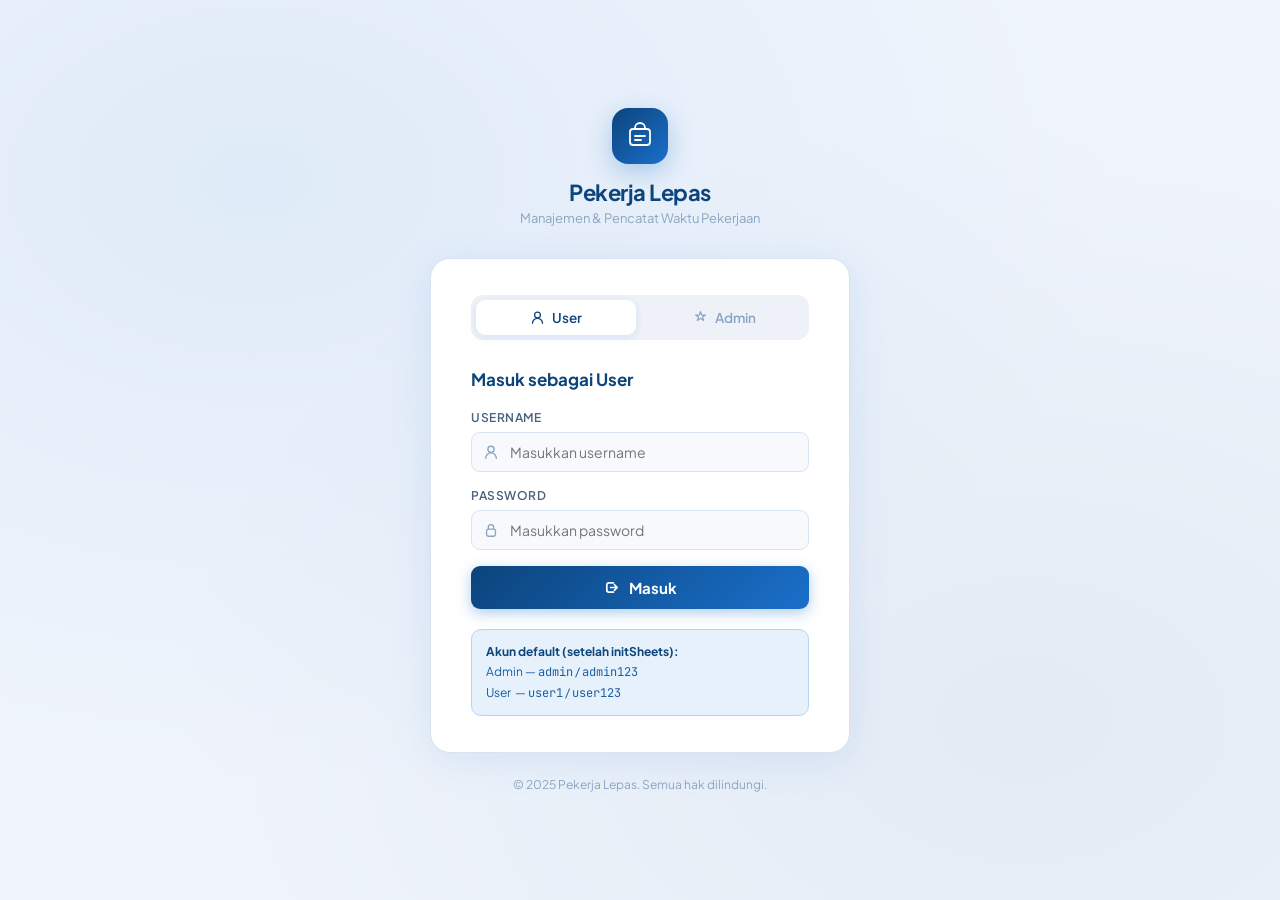
<file: admin.html>
<!DOCTYPE html>
<html lang="id">
<head>
  <meta charset="UTF-8">
  <meta name="viewport" content="width=device-width, initial-scale=1.0">
  <title>Admin — Pekerja Lepas</title>
  <link href="https://fonts.googleapis.com/css2?family=Plus+Jakarta+Sans:wght@400;500;600;700&family=JetBrains+Mono:wght@400;500&display=swap" rel="stylesheet">
  <link rel="stylesheet" href="style.css">
  <link rel="stylesheet" href="sidebar.css">
  <style>
    .app-header { background: linear-gradient(135deg,#0C3060 0%,#0C447C 60%,#1a6fca 100%); }
    .role-badge { display:inline-flex;align-items:center;gap:5px;font-size:11px;font-weight:600;padding:3px 9px;border-radius:99px; }
    .badge-admin { background:#FFF0D9;color:#A05A00; }
    .badge-user  { background:var(--blue-light);color:var(--blue-dark); }

    /* USER CARD — lebih compact */
    .user-grid { display:grid;grid-template-columns:repeat(auto-fill,minmax(220px,1fr));gap:10px;margin-bottom:1.5rem; }
    .user-card {
      background:var(--white);border:1px solid var(--gray-200);border-radius:var(--radius-md);
      padding:12px 14px;box-shadow:var(--shadow-sm);display:flex;align-items:center;gap:10px;
    }
    .user-avatar {
      width:34px;height:34px;border-radius:50%;flex-shrink:0;
      background:linear-gradient(135deg,var(--blue-dark),var(--blue));
      display:flex;align-items:center;justify-content:center;
      font-size:13px;font-weight:700;color:#fff;
    }
    .user-info { flex:1;min-width:0; }
    .user-name  { font-size:13px;font-weight:600;color:var(--gray-800);white-space:nowrap;overflow:hidden;text-overflow:ellipsis; }
    .user-uname { font-size:11px;color:var(--gray-400);font-family:var(--font-mono); }
    .user-actions { display:flex;gap:4px;flex-shrink:0; }

    /* MODAL */
    .modal-overlay { display:none;position:fixed;inset:0;background:rgba(0,0,0,0.35);z-index:200;align-items:center;justify-content:center;backdrop-filter:blur(3px); }
    .modal-overlay.show { display:flex; }
    .modal { background:var(--white);border-radius:var(--radius-xl);padding:24px 28px;width:100%;max-width:420px;box-shadow:0 16px 48px rgba(0,0,0,0.15);margin:16px; }
    .modal-title { font-size:15px;font-weight:700;color:var(--blue-dark);margin-bottom:16px;padding-bottom:12px;border-bottom:1px solid var(--gray-100); }
    .modal-footer { display:flex;gap:10px;margin-top:16px;justify-content:flex-end; }
    .btn-cancel { padding:8px 18px;background:var(--white);color:var(--gray-600);border:1px solid var(--gray-200);border-radius:var(--radius-sm);font-family:var(--font-body);font-size:13.5px;font-weight:600;cursor:pointer;transition:all 0.15s; }
    .btn-cancel:hover { border-color:var(--gray-400); }

    .header-right { display:flex;align-items:center;gap:12px;margin-left:auto; }
    .session-info { text-align:right; }
    .session-name { font-size:13px;font-weight:600;color:#fff; }
    .session-role { font-size:11px;color:rgba(255,255,255,0.6); }
    .btn-logout { padding:7px 14px;background:rgba(255,255,255,0.15);border:1px solid rgba(255,255,255,0.25);border-radius:var(--radius-sm);color:#fff;font-family:var(--font-body);font-size:12.5px;font-weight:600;cursor:pointer;transition:all 0.15s;display:flex;align-items:center;gap:6px; }
    .btn-logout svg { width:14px;height:14px; }
    .btn-logout:hover { background:rgba(255,255,255,0.25); }

    select { width:100%;padding:9px 12px 9px 38px;border:1px solid var(--gray-200);border-radius:9px;font-family:var(--font-body);font-size:14px;color:var(--gray-800);background:var(--gray-50);outline:none;appearance:none;cursor:pointer; }
    select:focus { border-color:var(--blue);background:var(--white);box-shadow:0 0 0 3px rgba(26,111,202,0.1); }

    /* LAPORAN ADMIN */
    .report-wrap { background:#fff;border:1px solid var(--gray-200);border-radius:var(--radius-xl);overflow:hidden;box-shadow:var(--shadow-md);margin-bottom:1.2rem; }
    .kop { background:linear-gradient(135deg,#0C447C 0%,#1a6fca 60%,#2a8ef0 100%);padding:20px 24px;display:flex;align-items:center;gap:16px; }
    .kop-logo-box { width:68px;height:68px;background:#fff;border-radius:var(--radius-md);display:flex;align-items:center;justify-content:center;cursor:pointer;overflow:hidden;flex-shrink:0;box-shadow:0 2px 8px rgba(0,0,0,0.15);transition:transform 0.15s; }
    .kop-logo-box:hover { transform:scale(1.05); }
    .kop-logo-box img { width:100%;height:100%;object-fit:contain; }
    .logo-placeholder { display:flex;flex-direction:column;align-items:center;gap:3px;padding:6px; }
    .logo-placeholder svg { width:24px;height:24px; }
    .logo-placeholder span { font-size:9px;color:#185FA5;text-align:center;line-height:1.3;font-weight:500; }
    .kop-info { flex:1; }
    .kop-name { font-size:18px;font-weight:700;color:#fff;margin-bottom:3px; }
    .kop-sub  { font-size:11.5px;color:rgba(255,255,255,0.7);line-height:1.5; }
    [contenteditable]:hover { outline:1.5px dashed rgba(255,255,255,0.4);border-radius:4px; }
    [contenteditable]:focus { outline:2px solid rgba(255,255,255,0.6);border-radius:4px;padding:2px 5px; }
    .report-body [contenteditable]:hover { outline:1.5px dashed var(--blue-border);border-radius:4px; }
    .report-body [contenteditable]:focus { outline:2px solid var(--blue);border-radius:4px;padding:2px 5px; }
    .kop-stripe { height:3px;background:linear-gradient(90deg,#B5D4F4,#E6F1FB,#B5D4F4); }
    .report-body { padding:20px 24px; }
    .report-meta { display:flex;justify-content:space-between;align-items:flex-start;margin-bottom:16px;gap:12px; }
    .report-title { font-size:16px;font-weight:700;color:var(--blue-dark);margin-bottom:3px; }
    .report-period { font-size:12px;color:var(--gray-400); }
    .report-no-wrap { text-align:right;flex-shrink:0; }
    .report-no-label { font-size:10px;color:var(--gray-400);text-transform:uppercase;margin-bottom:2px; }
    .report-no-val   { font-size:13px;font-weight:600;color:var(--blue-dark);font-family:var(--font-mono); }
    .rstat-grid { display:grid;grid-template-columns:repeat(3,1fr);gap:10px;margin-bottom:16px; }
    .rstat { background:var(--blue-light);border:1px solid var(--blue-border);border-radius:6px;padding:10px 12px; }
    .rstat-label { font-size:10px;color:var(--blue-text);font-weight:600;text-transform:uppercase;margin-bottom:3px; }
    .rstat-val   { font-size:16px;font-weight:700;color:var(--blue-dark);font-family:var(--font-mono); }
    .ttd-section { display:grid;grid-template-columns:1fr 1fr;gap:2rem;margin-top:12px;padding-top:16px;border-top:1px solid var(--gray-200); }
    .ttd-box  { text-align:center; }
    .ttd-label{ font-size:11px;color:var(--gray-400);margin-bottom:3px; }
    .ttd-city { font-size:12.5px;color:var(--gray-600);margin-bottom:10px; }
    .ttd-space{ height:60px;border-bottom:1px solid var(--gray-200);margin-bottom:8px; }
    .ttd-name { font-size:13px;font-weight:700;color:var(--gray-800); }
    .ttd-role { font-size:11px;color:var(--gray-400);margin-top:2px; }
    .edit-hint { display:flex;align-items:center;gap:8px;font-size:12.5px;color:var(--blue-text);background:var(--blue-light);border:1px solid var(--blue-border);border-radius:var(--radius-md);padding:10px 14px;margin-bottom:1rem; }
    .edit-hint svg { width:15px;height:15px;flex-shrink:0; }
    #logo-input { display:none; }
  </style>
</head>
<body>

<!-- OVERLAY MOBILE -->
<div id="sb-overlay" class="sb-overlay"></div>

<!-- SIDEBAR ADMIN -->
<aside id="sidebar" class="sidebar">
  <div class="sb-header">
    <div class="sb-logo">
      <svg viewBox="0 0 28 28" fill="none"><rect x="4" y="7" width="20" height="16" rx="3" stroke="white" stroke-width="1.8"/><path d="M9 7V6a5 5 0 0110 0v1" stroke="white" stroke-width="1.8" stroke-linecap="round"/><path d="M9 14h10M9 18h6" stroke="white" stroke-width="1.8" stroke-linecap="round"/></svg>
    </div>
    <div class="sb-brand">
      <div class="sb-brand-name">Pekerja Lepas</div>
      <div class="sb-brand-sub">Panel Admin</div>
    </div>

  </div>
  <div class="sb-user">
    <div class="sb-user-avatar" id="sb-avatar">A</div>
    <div class="sb-user-info">
      <div class="sb-user-name" id="sb-user-name">-</div>
      <div class="sb-user-role">Administrator</div>
    </div>
  </div>
  <nav class="sb-nav">
    <div class="sb-nav-section">Admin Menu</div>
    <button class="sb-nav-item active" id="nav-dashboard" onclick="showPage('dashboard')">
      <div class="sb-icon"><svg viewBox="0 0 18 18" fill="none"><rect x="2" y="2" width="6" height="6" rx="1.5" stroke="currentColor" stroke-width="1.5"/><rect x="10" y="2" width="6" height="6" rx="1.5" stroke="currentColor" stroke-width="1.5"/><rect x="2" y="10" width="6" height="6" rx="1.5" stroke="currentColor" stroke-width="1.5"/><rect x="10" y="10" width="6" height="6" rx="1.5" stroke="currentColor" stroke-width="1.5"/></svg></div>
      <span class="sb-nav-label">Dashboard</span>
      <span class="sb-tooltip">Dashboard</span>
    </button>
    <button class="sb-nav-item" id="nav-kelola-user" onclick="showPage('kelola-user')">
      <div class="sb-icon"><svg viewBox="0 0 18 18" fill="none"><circle cx="7" cy="6" r="3" stroke="currentColor" stroke-width="1.5"/><path d="M2 15c0-2.8 2.2-5 5-5" stroke="currentColor" stroke-width="1.5" stroke-linecap="round"/><path d="M13 10v6M10 13h6" stroke="currentColor" stroke-width="1.5" stroke-linecap="round"/></svg></div>
      <span class="sb-nav-label">Kelola User</span>
      <span class="sb-tooltip">Kelola User</span>
    </button>
    <button class="sb-nav-item" id="nav-semua-pekerjaan" onclick="showPage('semua-pekerjaan')">
      <div class="sb-icon"><svg viewBox="0 0 18 18" fill="none"><rect x="3" y="2" width="12" height="14" rx="2" stroke="currentColor" stroke-width="1.5"/><path d="M6 6h6M6 9h6M6 12h4" stroke="currentColor" stroke-width="1.5" stroke-linecap="round"/></svg></div>
      <span class="sb-nav-label">Semua Pekerjaan</span>
      <span class="sb-tooltip">Semua Pekerjaan</span>
    </button>
    <button class="sb-nav-item" id="nav-edit-laporan" onclick="showPage('edit-laporan')">
      <div class="sb-icon"><svg viewBox="0 0 18 18" fill="none"><path d="M3 14l8-8 3 3-8 8H3v-3z" stroke="currentColor" stroke-width="1.4" stroke-linejoin="round"/><path d="M11 6l3 3" stroke="currentColor" stroke-width="1.4"/></svg></div>
      <span class="sb-nav-label">Edit Laporan</span>
      <span class="sb-tooltip">Edit Laporan</span>
    </button>
  </nav>
  <div class="sb-bottom">
    <div class="sb-divider"></div>
    <button class="sb-logout" onclick="logout()">
      <div class="sb-icon"><svg viewBox="0 0 18 18" fill="none"><path d="M7 16H4a1 1 0 01-1-1V3a1 1 0 011-1h3" stroke="currentColor" stroke-width="1.5" stroke-linecap="round"/><path d="M12 13l4-4-4-4M16 9H7" stroke="currentColor" stroke-width="1.5" stroke-linecap="round" stroke-linejoin="round"/></svg></div>
      <span class="sb-nav-label">Keluar</span>
      <span class="sb-tooltip">Keluar</span>
    </button>
  </div>
</aside>

<!-- Toggle sidebar — mengambang di tengah garis sidebar -->
<button class="sb-toggle" id="sb-toggle" title="Perkecil/perlebar menu">
  <svg viewBox="0 0 16 16" fill="none"><path d="M10 3L6 8l4 5" stroke="currentColor" stroke-width="2" stroke-linecap="round" stroke-linejoin="round"/></svg>
</button>

<!-- MAIN -->
<div class="sb-main">
<header class="topbar">
  <button class="topbar-menu-btn" id="topbar-menu-btn">
    <svg viewBox="0 0 20 20" fill="none"><path d="M3 5h14M3 10h14M3 15h14" stroke="currentColor" stroke-width="1.8" stroke-linecap="round"/></svg>
  </button>
  <div class="topbar-page-title" id="topbar-page-title">Dashboard</div>
  <div class="topbar-right">
    <div class="topbar-user">
      <div class="topbar-avatar" id="topbar-avatar">A</div>
      <div>
        <div class="topbar-name" id="session-name">-</div>
        <div class="topbar-role">Administrator</div>
      </div>
    </div>
  </div>
</header>
<div class="content-wrapper">

<header class="app-header">
  <div class="header-inner">
    <div class="app-logo">
      <svg viewBox="0 0 28 28" fill="none"><rect x="4" y="7" width="20" height="16" rx="3" stroke="white" stroke-width="1.8"/><path d="M9 7V6a5 5 0 0110 0v1" stroke="white" stroke-width="1.8" stroke-linecap="round"/><path d="M9 14h10M9 18h6" stroke="white" stroke-width="1.8" stroke-linecap="round"/></svg>
    </div>
    <div class="header-text">
      <h1 class="app-title">Pekerja Lepas</h1>
      <p class="app-subtitle">Panel Administrator</p>
    </div>
    <div class="header-right">
      <div class="session-info">
        <div class="session-name" id="session-name">-</div>
        <div class="session-role">Administrator</div>
      </div>
      <button class="btn-logout" onclick="logout()">
        <svg viewBox="0 0 16 16" fill="none"><path d="M6 14H3a1 1 0 01-1-1V3a1 1 0 011-1h3" stroke="currentColor" stroke-width="1.5" stroke-linecap="round"/><path d="M10 11l3-3-3-3M13 8H6" stroke="currentColor" stroke-width="1.5" stroke-linecap="round" stroke-linejoin="round"/></svg>
        Keluar
      </button>
    </div>
  </div>
</header>

<nav class="main-nav">
  <div class="nav-inner">
    <button class="nav-btn active" onclick="showPage('dashboard')">
      <svg viewBox="0 0 18 18" fill="none"><rect x="2" y="2" width="6" height="6" rx="1.5" stroke="currentColor" stroke-width="1.5"/><rect x="10" y="2" width="6" height="6" rx="1.5" stroke="currentColor" stroke-width="1.5"/><rect x="2" y="10" width="6" height="6" rx="1.5" stroke="currentColor" stroke-width="1.5"/><rect x="10" y="10" width="6" height="6" rx="1.5" stroke="currentColor" stroke-width="1.5"/></svg>
      Dashboard
    </button>
    <button class="nav-btn" onclick="showPage('kelola-user')">
      <svg viewBox="0 0 18 18" fill="none"><circle cx="7" cy="6" r="3" stroke="currentColor" stroke-width="1.5"/><path d="M2 15c0-2.8 2.2-5 5-5" stroke="currentColor" stroke-width="1.5" stroke-linecap="round"/><path d="M13 10v6M10 13h6" stroke="currentColor" stroke-width="1.5" stroke-linecap="round"/></svg>
      Kelola User
    </button>
    <button class="nav-btn" onclick="showPage('semua-pekerjaan')">
      <svg viewBox="0 0 18 18" fill="none"><rect x="3" y="2" width="12" height="14" rx="2" stroke="currentColor" stroke-width="1.5"/><path d="M6 6h6M6 9h6M6 12h4" stroke="currentColor" stroke-width="1.5" stroke-linecap="round"/></svg>
      Semua Pekerjaan
    </button>
    <button class="nav-btn" onclick="showPage('edit-laporan')">
      <svg viewBox="0 0 18 18" fill="none"><rect x="3" y="2" width="12" height="14" rx="2" stroke="currentColor" stroke-width="1.5"/><path d="M11 2l3 3-6 6H5v-3l6-6z" stroke="currentColor" stroke-width="1.3" stroke-linejoin="round"/></svg>
      Edit Laporan
    </button>
  </div>
</nav>

<main class="main-content">

  <!-- DASHBOARD -->
  <section id="dashboard" class="page active">
    <div class="stat-grid" id="admin-stat-grid"></div>
    <div class="sec-title">Aktivitas Terbaru</div>
    <div class="table-card">
      <table>
        <thead><tr>
          <th style="width:25%">Nama Pekerjaan</th>
          <th style="width:15%">Kategori</th>
          <th style="width:15%">User</th>
          <th style="width:20%">Tanggal</th>
          <th style="width:15%">Durasi</th>
          <th style="width:10%">Status</th>
        </tr></thead>
        <tbody id="admin-recent-tbody"></tbody>
      </table>
    </div>
  </section>

  <!-- KELOLA USER -->
  <section id="kelola-user" class="page">
    <div style="display:flex;justify-content:space-between;align-items:center;margin-bottom:1rem">
      <div class="sec-title" style="padding:0;border:none;margin:0">Daftar User</div>
      <button class="btn-primary" onclick="openAddUser()" style="padding:7px 16px;font-size:13px">
        <svg viewBox="0 0 16 16" fill="none" style="width:13px;height:13px"><path d="M8 3v10M3 8h10" stroke="currentColor" stroke-width="2" stroke-linecap="round"/></svg>
        Tambah User
      </button>
    </div>
    <div class="user-grid" id="user-grid"></div>
  </section>

  <!-- SEMUA PEKERJAAN -->
  <section id="semua-pekerjaan" class="page">
    <div class="filter-row" id="admin-filter-row"></div>
    <div class="table-card">
      <table>
        <thead><tr>
          <th style="width:24%">Nama Pekerjaan</th>
          <th style="width:13%">Kategori</th>
          <th style="width:13%">User</th>
          <th style="width:20%">Tanggal</th>
          <th style="width:15%">Durasi</th>
          <th style="width:10%">Aksi</th>
        </tr></thead>
        <tbody id="all-jobs-tbody"></tbody>
      </table>
    </div>
  </section>

  <!-- EDIT LAPORAN (Admin only) -->
  <section id="edit-laporan" class="page">
    <div class="edit-hint">
      <svg viewBox="0 0 16 16" fill="none"><circle cx="8" cy="8" r="6" stroke="currentColor" stroke-width="1.5"/><path d="M8 7v4M8 5.5v.5" stroke="currentColor" stroke-width="1.5" stroke-linecap="round"/></svg>
      Klik teks/logo untuk mengedit. Perubahan disimpan otomatis ke <strong>localStorage</strong> dan diterapkan ke semua laporan user.
    </div>
    <input type="file" id="logo-input" accept="image/*">

    <div class="report-wrap" id="admin-report-preview">
      <div class="kop">
        <div class="kop-logo-box" onclick="document.getElementById('logo-input').click()" title="Klik ganti logo">
          <div id="logo-display">
            <div class="logo-placeholder">
              <svg viewBox="0 0 32 32" fill="none"><rect x="4" y="4" width="24" height="24" rx="4" stroke="#1a6fca" stroke-width="1.5" stroke-dasharray="4 3"/><path d="M10 22l5-6 4 5 3-3 4 4" stroke="#1a6fca" stroke-width="1.5" stroke-linecap="round" stroke-linejoin="round"/><circle cx="11" cy="12" r="2" stroke="#1a6fca" stroke-width="1.5"/></svg>
              <span>Klik ganti logo</span>
            </div>
          </div>
        </div>
        <div class="kop-info">
          <div class="kop-name" contenteditable="true" id="kop-nama">Nama Studio / Perusahaan</div>
          <div class="kop-sub"  contenteditable="true" id="kop-alamat">Jl. Contoh No. 1, Yogyakarta &nbsp;|&nbsp; 08xx-xxxx-xxxx &nbsp;|&nbsp; email@domain.com</div>
        </div>
      </div>
      <div class="kop-stripe"></div>
      <div class="report-body">
        <div class="report-meta">
          <div>
            <div class="report-title" contenteditable="true" id="kop-judul">Laporan Pekerjaan</div>
            <div class="report-period">Periode: ditentukan saat cetak</div>
          </div>
          <div class="report-no-wrap">
            <div class="report-no-label">No. Laporan</div>
            <div class="report-no-val">LAP/XXXX/XX/XXX</div>
          </div>
        </div>
        <div class="rstat-grid">
          <div class="rstat"><div class="rstat-label">Total Pekerjaan</div><div class="rstat-val">—</div></div>
          <div class="rstat"><div class="rstat-label">Total Durasi</div><div class="rstat-val">—</div></div>
          <div class="rstat"><div class="rstat-label">Hari Ini</div><div class="rstat-val">—</div></div>
        </div>
        <table style="margin-bottom:16px">
          <thead><tr>
            <th style="width:5%">No</th><th style="width:32%">Nama Pekerjaan</th><th style="width:15%">Kategori</th>
            <th style="width:22%">Tanggal</th><th style="width:14%">Durasi</th><th style="width:12%">Status</th>
          </tr></thead>
          <tbody><tr><td colspan="6" class="empty" style="padding:1rem">Data akan muncul saat laporan dicetak oleh user</td></tr></tbody>
        </table>
        <div class="ttd-section">
          <div class="ttd-box">
            <div class="ttd-label">Mengetahui,</div>
            <div class="ttd-city" contenteditable="true" id="kop-kota1">Yogyakarta, ___________</div>
            <div class="ttd-space"></div>
            <div class="ttd-name" contenteditable="true" id="kop-ttd1">Nama Klien / Atasan</div>
            <div class="ttd-role" contenteditable="true" id="kop-jabatan1">Jabatan</div>
          </div>
          <div class="ttd-box">
            <div class="ttd-label">Yang membuat laporan,</div>
            <div class="ttd-city" contenteditable="true" id="kop-kota2">Yogyakarta, ___________</div>
            <div class="ttd-space"></div>
            <div class="ttd-name" contenteditable="true" id="kop-ttd2">Nama Desainer</div>
            <div class="ttd-role" contenteditable="true" id="kop-jabatan2">Web &amp; Visual Designer</div>
          </div>
        </div>
      </div>
    </div>

    <button class="btn-primary btn-full" onclick="simpanKop()" style="margin-bottom:10px">
      <svg viewBox="0 0 16 16" fill="none" style="width:14px;height:14px"><path d="M13 5l-6 6-3-3" stroke="currentColor" stroke-width="2" stroke-linecap="round" stroke-linejoin="round"/></svg>
      Simpan Kop Surat
    </button>
  </section>

</div><!-- /content-wrapper -->
</div><!-- /sb-main -->

<!-- MODAL TAMBAH/EDIT USER -->
<div class="modal-overlay" id="modal-user">
  <div class="modal">
    <div class="modal-title" id="modal-user-title">Tambah User Baru</div>
    <div class="form-group">
      <label>Nama Lengkap</label>
      <input type="text" id="modal-nama" placeholder="Nama lengkap">
    </div>
    <div class="form-group">
      <label>Username</label>
      <input type="text" id="modal-username" placeholder="Username unik">
    </div>
    <div class="form-group">
      <label>Password</label>
      <input type="password" id="modal-password" placeholder="Password">
    </div>
    <div class="form-group">
      <label>Role</label>
      <select id="modal-role"><option value="user">User</option><option value="admin">Admin</option></select>
    </div>
    <div class="modal-footer">
      <button class="btn-cancel" onclick="closeModal('modal-user')">Batal</button>
      <button class="btn-primary" onclick="saveUser()" style="padding:8px 18px;font-size:13.5px">Simpan</button>
    </div>
  </div>
</div>

<!-- MODAL HAPUS USER -->
<div class="modal-overlay" id="modal-delete">
  <div class="modal">
    <div class="modal-title">Hapus User?</div>
    <p style="font-size:13.5px;color:var(--gray-600);line-height:1.6">User <strong id="delete-target-name"></strong> akan dihapus beserta semua data pekerjaannya.</p>
    <div class="modal-footer">
      <button class="btn-cancel" onclick="closeModal('modal-delete')">Batal</button>
      <button class="btn-primary" onclick="confirmDelete()" style="padding:8px 18px;font-size:13.5px;background:linear-gradient(135deg,#A32D2D,#C94040)">Ya, Hapus</button>
    </div>
  </div>
</div>

<script src="api.js"></script>
<script>
const session = JSON.parse(sessionStorage.getItem('pl_session') || 'null');
if (!session || session.role !== 'admin') window.location.href = 'login.html';
document.getElementById('session-name').textContent = session ? session.nama : '-';
(function(){
  if(!session) return;
  function initials(n){return n.split(' ').map(w=>w[0]).join('').slice(0,2).toUpperCase();}
  const av=initials(session.nama);
  ['sb-avatar','topbar-avatar'].forEach(id=>{const el=document.getElementById(id);if(el)el.textContent=av;});
  const snEl=document.getElementById('sb-user-name');if(snEl)snEl.textContent=session.nama;
  const tnEl=document.getElementById('topbar-name');if(tnEl)tnEl.textContent=session.nama;
})();

let users=[], allJobs=[], jobFilterUser='all', editUserId=null, deleteTargetId=null;
const BULAN=['Jan','Feb','Mar','Apr','Mei','Jun','Jul','Agu','Sep','Okt','Nov','Des'];
const BULAN_FULL=['Januari','Februari','Maret','April','Mei','Juni','Juli','Agustus','September','Oktober','November','Desember'];
const HARI=['Minggu','Senin','Selasa','Rabu','Kamis','Jumat','Sabtu'];
const fmtSec=s=>{const h=Math.floor(s/3600),m=Math.floor((s%3600)/60),sc=s%60;return[h,m,sc].map(v=>String(v).padStart(2,'0')).join(':');};
const fmtTgl=t=>{const d=new Date(t);return`${d.getDate()} ${BULAN[d.getMonth()]} ${d.getFullYear()}`;};
const getUserName=uid=>{const u=users.find(u=>String(u.id)===String(uid));return u?u.nama:'Unknown';};
const initials=nama=>nama.split(' ').map(w=>w[0]).join('').slice(0,2).toUpperCase();
const showLoad=(id,c)=>document.getElementById(id).innerHTML=`<tr><td colspan="${c}" class="empty">Memuat data...</td></tr>`;
function showToast(msg,type='success'){const t=document.createElement('div');t.textContent=msg;Object.assign(t.style,{position:'fixed',bottom:'24px',left:'50%',transform:'translateX(-50%)',background:type==='error'?'#A32D2D':'#085041',color:'#fff',padding:'10px 22px',borderRadius:'9px',fontSize:'13.5px',fontWeight:'600',zIndex:'9999',boxShadow:'0 4px 20px rgba(0,0,0,0.2)',fontFamily:'var(--font-body)'});document.body.appendChild(t);setTimeout(()=>t.remove(),3000);}

function showPage(p){
  document.querySelectorAll('.page').forEach(el=>el.classList.remove('active'));
  document.querySelectorAll('.nav-btn').forEach((b,i)=>b.classList.toggle('active',['dashboard','kelola-user','semua-pekerjaan','edit-laporan'][i]===p));
  document.getElementById(p).classList.add('active');
  if(p==='dashboard')     renderAdminDash();
  if(p==='kelola-user')   loadUsers();
  if(p==='semua-pekerjaan')loadAllJobs();
  if(p==='edit-laporan')  loadKop();
}

/* ===== DASHBOARD ===== */
async function renderAdminDash(){
  showLoad('admin-recent-tbody',6);
  try{
    const[rU,rJ]=await Promise.all([API.getUsers(session.id),API.getAllJobs(session.id)]);
    users=rU.success?rU.data:[]; allJobs=rJ.success?rJ.data:[];
    const totalSec=allJobs.reduce((a,b)=>a+b.durasi,0);
    const today=new Date().toISOString().slice(0,10);
    document.getElementById('admin-stat-grid').innerHTML=`
      <div class="stat"><div class="stat-label">Total User</div><div class="stat-val">${users.filter(u=>u.role==='user').length}</div></div>
      <div class="stat"><div class="stat-label">Total Pekerjaan</div><div class="stat-val">${allJobs.length}</div></div>
      <div class="stat"><div class="stat-label">Total Durasi</div><div class="stat-val" style="font-size:18px">${fmtSec(totalSec)}</div></div>
      <div class="stat"><div class="stat-label">Hari Ini</div><div class="stat-val">${allJobs.filter(j=>j.tgl===today).length}</div></div>`;
    const tbody=document.getElementById('admin-recent-tbody');
    tbody.innerHTML=allJobs.length
      ?allJobs.slice(0,10).map(j=>`<tr>
          <td title="${j.nama}">${j.nama}</td>
          <td><span class="badge badge-done" style="font-size:10.5px">${j.kategori||'—'}</span></td>
          <td>${getUserName(j.userId)}</td>
          <td>${fmtTgl(j.tgl)}</td>
          <td>${fmtSec(j.durasi)}</td>
          <td><span class="badge badge-done">selesai</span></td>
        </tr>`).join('')
      :`<tr><td colspan="6" class="empty">Belum ada aktivitas</td></tr>`;
  }catch(err){document.getElementById('admin-recent-tbody').innerHTML=`<tr><td colspan="6" class="empty">Gagal: ${err.message}</td></tr>`;}
}

/* ===== KELOLA USER ===== */
async function loadUsers(){
  document.getElementById('user-grid').innerHTML=`<div style="color:var(--gray-400);font-size:13px;padding:0.5rem">Memuat...</div>`;
  try{const r=await API.getUsers(session.id);users=r.success?r.data:[];renderUsers();}
  catch(err){document.getElementById('user-grid').innerHTML=`<div class="empty">Gagal: ${err.message}</div>`;}
}
function renderUsers(){
  document.getElementById('user-grid').innerHTML=users.map(u=>`
    <div class="user-card">
      <div class="user-avatar">${initials(u.nama)}</div>
      <div class="user-info">
        <div class="user-name" title="${u.nama}">${u.nama}</div>
        <div class="user-uname">@${u.username}</div>
        <span class="role-badge ${u.role==='admin'?'badge-admin':'badge-user'}" style="margin-top:4px">${u.role==='admin'?'Admin':'User'}</span>
      </div>
      <div class="user-actions">
        ${String(u.id)!==String(session.id)?`
          <button class="btn-icon" onclick="openEditUser('${u.id}')" title="Edit"><svg viewBox="0 0 16 16" fill="none"><path d="M11 2l3 3-8 8H3v-3l8-8z" stroke="currentColor" stroke-width="1.3" stroke-linejoin="round"/></svg></button>
          <button class="btn-icon danger" onclick="openDelete('${u.id}','${u.nama}')" title="Hapus"><svg viewBox="0 0 16 16" fill="none"><path d="M3 5h10M6 5V3h4v2M6 8v5M10 8v5" stroke="currentColor" stroke-width="1.3" stroke-linecap="round"/></svg></button>
        `:'<span style="font-size:10px;color:var(--gray-400)">Saya</span>'}
      </div>
    </div>`).join('');
}
function openAddUser(){editUserId=null;document.getElementById('modal-user-title').textContent='Tambah User Baru';['modal-nama','modal-username','modal-password'].forEach(id=>document.getElementById(id).value='');document.getElementById('modal-role').value='user';document.getElementById('modal-user').classList.add('show');}
function openEditUser(id){const u=users.find(u=>String(u.id)===String(id));if(!u)return;editUserId=id;document.getElementById('modal-user-title').textContent='Edit User';document.getElementById('modal-nama').value=u.nama;document.getElementById('modal-username').value=u.username;document.getElementById('modal-password').value='';document.getElementById('modal-role').value=u.role;document.getElementById('modal-user').classList.add('show');}
async function saveUser(){
  const nama=document.getElementById('modal-nama').value.trim();
  const username=document.getElementById('modal-username').value.trim();
  const password=document.getElementById('modal-password').value;
  const role=document.getElementById('modal-role').value;
  if(!nama||!username){showToast('Nama dan username wajib','error');return;}
  try{
    const res=editUserId?await API.updateUser(session.id,{id:editUserId,nama,username,password:password||undefined,role}):await API.createUser(session.id,{nama,username,password,role});
    if(!res.success){showToast('Gagal: '+res.error,'error');return;}
    closeModal('modal-user');
    await loadUsers();
    // Simpan ke pl_users agar tab user otomatis update via storage event
    const latestRes = await API.getUsers(session.id).catch(()=>null);
    if(latestRes&&latestRes.success) localStorage.setItem('pl_users', JSON.stringify(latestRes.data));
    showToast(editUserId?'User diperbarui':'User ditambahkan');
  }catch(err){showToast('Error: '+err.message,'error');}
}
function openDelete(id,nama){deleteTargetId=id;document.getElementById('delete-target-name').textContent=nama;document.getElementById('modal-delete').classList.add('show');}
async function confirmDelete(){
  try{
    const res=await API.deleteUser(session.id,deleteTargetId);
    if(!res.success){showToast('Gagal: '+res.error,'error');return;}
    closeModal('modal-delete');
    await loadUsers();
    // Update pl_users agar tab user otomatis refresh via storage event
    const latestRes = await API.getUsers(session.id).catch(()=>null);
    if(latestRes&&latestRes.success) localStorage.setItem('pl_users', JSON.stringify(latestRes.data));
    showToast('User dihapus');
  }catch(err){showToast('Error: '+err.message,'error');}
}

/* ===== SEMUA PEKERJAAN ===== */
async function loadAllJobs(){
  showLoad('all-jobs-tbody',6);
  try{
    const[rJ,rU]=await Promise.all([API.getAllJobs(session.id),API.getUsers(session.id)]);
    allJobs=rJ.success?rJ.data:[]; users=rU.success?rU.data:[]; renderAllJobs();
  }catch(err){document.getElementById('all-jobs-tbody').innerHTML=`<tr><td colspan="6" class="empty">Gagal: ${err.message}</td></tr>`;}
}
function renderAllJobs(){
  const uo=users.filter(u=>u.role==='user');
  let fr=`<button class="fbtn ${jobFilterUser==='all'?'active':''}" onclick="setJobFilter('all')">Semua User</button>`;
  uo.forEach(u=>{fr+=`<button class="fbtn ${jobFilterUser==u.id?'active':''}" onclick="setJobFilter('${u.id}')">${u.nama}</button>`;});
  document.getElementById('admin-filter-row').innerHTML=fr;
  const fl=jobFilterUser==='all'?allJobs:allJobs.filter(j=>String(j.userId)===String(jobFilterUser));
  document.getElementById('all-jobs-tbody').innerHTML=fl.length
    ?fl.map(j=>`<tr>
        <td title="${j.nama}">${j.nama}</td>
        <td><span class="badge badge-done" style="font-size:10.5px">${j.kategori||'—'}</span></td>
        <td>${getUserName(j.userId)}</td>
        <td>${fmtTgl(j.tgl)}</td>
        <td>${fmtSec(j.durasi)}</td>
        <td><button class="btn-icon danger" onclick="deleteJobAdmin('${j.id}')" title="Hapus"><svg viewBox="0 0 16 16" fill="none"><path d="M3 5h10M6 5V3h4v2M6 8v5M10 8v5" stroke="currentColor" stroke-width="1.3" stroke-linecap="round"/></svg></button></td>
      </tr>`).join('')
    :`<tr><td colspan="6" class="empty">Belum ada data</td></tr>`;
}
function setJobFilter(v){jobFilterUser=v;renderAllJobs();}
async function deleteJobAdmin(id){
  if(!confirm('Hapus pekerjaan ini?'))return;
  try{const res=await API.deleteJob(session.id,id);if(!res.success){showToast('Gagal: '+res.error,'error');return;}loadAllJobs();showToast('Pekerjaan dihapus');}
  catch(err){showToast('Error: '+err.message,'error');}
}

/* ===== EDIT KOP SURAT ===== */
const KOP_KEY = 'pl_kop_surat';
function loadKop(){
  const saved=JSON.parse(localStorage.getItem(KOP_KEY)||'null');
  if(!saved)return;
  if(saved.nama)   document.getElementById('kop-nama').textContent=saved.nama;
  if(saved.alamat) document.getElementById('kop-alamat').textContent=saved.alamat;
  if(saved.judul)  document.getElementById('kop-judul').textContent=saved.judul;
  if(saved.kota1)  document.getElementById('kop-kota1').textContent=saved.kota1;
  if(saved.kota2)  document.getElementById('kop-kota2').textContent=saved.kota2;
  if(saved.ttd1)   document.getElementById('kop-ttd1').textContent=saved.ttd1;
  if(saved.ttd2)   document.getElementById('kop-ttd2').textContent=saved.ttd2;
  if(saved.jab1)   document.getElementById('kop-jabatan1').textContent=saved.jab1;
  if(saved.jab2)   document.getElementById('kop-jabatan2').textContent=saved.jab2;
  if(saved.logo)   document.getElementById('logo-display').innerHTML=`<img src="${saved.logo}" alt="logo">`;
}
function simpanKop(){
  const data={
    nama:   document.getElementById('kop-nama').textContent,
    alamat: document.getElementById('kop-alamat').textContent,
    judul:  document.getElementById('kop-judul').textContent,
    kota1:  document.getElementById('kop-kota1').textContent,
    kota2:  document.getElementById('kop-kota2').textContent,
    ttd1:   document.getElementById('kop-ttd1').textContent,
    ttd2:   document.getElementById('kop-ttd2').textContent,
    jab1:   document.getElementById('kop-jabatan1').textContent,
    jab2:   document.getElementById('kop-jabatan2').textContent,
  };
  // Simpan logo jika ada
  const img=document.querySelector('#logo-display img');
  if(img) data.logo=img.src;
  localStorage.setItem(KOP_KEY,JSON.stringify(data));
  showToast('Kop surat berhasil disimpan dan diterapkan ke semua laporan!');
}
document.getElementById('logo-input').addEventListener('change',function(){
  const file=this.files[0];if(!file)return;
  const reader=new FileReader();
  reader.onload=e=>{ document.getElementById('logo-display').innerHTML=`<img src="${e.target.result}" alt="logo">`; };
  reader.readAsDataURL(file);
});

function closeModal(id){document.getElementById(id).classList.remove('show');}
document.querySelectorAll('.modal-overlay').forEach(o=>{o.addEventListener('click',function(e){if(e.target===this)this.classList.remove('show');});});
function logout(){sessionStorage.removeItem('pl_session');window.location.href='login.html';}
renderAdminDash();
</script>
  <script src="sidebar.js"></script>
</body>
</html>
</file>
<file: style.css>
/* ============================================
   PEKERJA LEPAS — style.css
   Tema: Biru profesional + Putih bersih
   Font: Plus Jakarta Sans + JetBrains Mono
============================================ */

@import url('https://fonts.googleapis.com/css2?family=Plus+Jakarta+Sans:wght@400;500;600;700&family=JetBrains+Mono:wght@400;500&display=swap');

/* ==================== RESET & BASE ==================== */
*, *::before, *::after {
  box-sizing: border-box;
  margin: 0;
  padding: 0;
}

:root {
  --blue:         #1a6fca;
  --blue-dark:    #0C447C;
  --blue-mid:     #2681e2;
  --blue-light:   #E6F1FB;
  --blue-border:  #B5D4F4;
  --blue-text:    #185FA5;
  --white:        #ffffff;
  --gray-50:      #F7F9FC;
  --gray-100:     #EEF2F8;
  --gray-200:     #D8E4F2;
  --gray-400:     #8BA5C4;
  --gray-600:     #4A6280;
  --gray-800:     #1C2D40;
  --success-bg:   #E1F5EE;
  --success-text: #085041;
  --success-bdr:  #5DCAA5;
  --danger-bg:    #FCEBEB;
  --danger-text:  #A32D2D;
  --danger-bdr:   #F09595;
  --font-body:    'Plus Jakarta Sans', sans-serif;
  --font-mono:    'JetBrains Mono', monospace;
  --radius-sm:    6px;
  --radius-md:    10px;
  --radius-lg:    14px;
  --radius-xl:    20px;
  --shadow-sm:    0 1px 4px rgba(26,111,202,0.08);
  --shadow-md:    0 4px 16px rgba(26,111,202,0.12);
  --shadow-lg:    0 8px 32px rgba(26,111,202,0.16);
}

html {
  font-size: 15px;
  scroll-behavior: smooth;
}

body {
  font-family: var(--font-body);
  background: var(--gray-50);
  color: var(--gray-800);
  min-height: 100vh;
  line-height: 1.6;
}

/* ==================== APP HEADER ==================== */
.app-header {
  background: linear-gradient(135deg, var(--blue-dark) 0%, var(--blue) 60%, #2a8ef0 100%);
  padding: 0;
  position: sticky;
  top: 0;
  z-index: 100;
  box-shadow: 0 2px 12px rgba(12,68,124,0.25);
}

.header-inner {
  max-width: 900px;
  margin: 0 auto;
  padding: 14px 24px;
  display: flex;
  align-items: center;
  gap: 14px;
}

.app-logo {
  width: 42px;
  height: 42px;
  background: rgba(255,255,255,0.15);
  border-radius: var(--radius-md);
  display: flex;
  align-items: center;
  justify-content: center;
  flex-shrink: 0;
  backdrop-filter: blur(4px);
  border: 1px solid rgba(255,255,255,0.2);
}

.app-logo svg {
  width: 22px;
  height: 22px;
}

.app-title {
  font-size: 17px;
  font-weight: 700;
  color: #fff;
  letter-spacing: -0.3px;
}

.app-subtitle {
  font-size: 11.5px;
  color: rgba(255,255,255,0.65);
  margin-top: 1px;
}

/* ==================== NAV ==================== */
.main-nav {
  background: var(--white);
  border-bottom: 1px solid var(--gray-200);
  box-shadow: var(--shadow-sm);
  position: sticky;
  top: 70px;
  z-index: 99;
}

.nav-inner {
  max-width: 900px;
  margin: 0 auto;
  padding: 0 24px;
  display: flex;
  gap: 0;
}

.nav-btn {
  background: none;
  border: none;
  border-bottom: 2.5px solid transparent;
  padding: 12px 18px;
  font-size: 13.5px;
  font-family: var(--font-body);
  font-weight: 500;
  color: var(--gray-400);
  cursor: pointer;
  display: flex;
  align-items: center;
  gap: 7px;
  transition: color 0.18s, border-color 0.18s;
  margin-bottom: -1px;
  white-space: nowrap;
}

.nav-btn svg {
  width: 15px;
  height: 15px;
  flex-shrink: 0;
}

.nav-btn:hover {
  color: var(--blue);
}

.nav-btn.active {
  color: var(--blue);
  border-bottom-color: var(--blue);
}

/* ==================== MAIN CONTENT ==================== */
.main-content {
  max-width: 900px;
  margin: 0 auto;
  padding: 28px 24px 60px;
}

/* ==================== PAGES ==================== */
.page {
  display: none;
  animation: fadeIn 0.2s ease;
}

.page.active {
  display: block;
}

@keyframes fadeIn {
  from { opacity: 0; transform: translateY(6px); }
  to   { opacity: 1; transform: translateY(0); }
}

/* ==================== STAT CARDS ==================== */
.stat-grid {
  display: grid;
  grid-template-columns: repeat(auto-fit, minmax(140px, 1fr));
  gap: 14px;
  margin-bottom: 1.5rem;
}

.stat {
  background: var(--white);
  border: 1px solid var(--blue-border);
  border-radius: var(--radius-lg);
  padding: 16px 18px;
  box-shadow: var(--shadow-sm);
  position: relative;
  overflow: hidden;
}

.stat::before {
  content: '';
  position: absolute;
  top: 0; left: 0; right: 0;
  height: 3px;
  background: linear-gradient(90deg, var(--blue), #2a8ef0);
  border-radius: var(--radius-lg) var(--radius-lg) 0 0;
}

.stat-label {
  font-size: 11.5px;
  color: var(--blue-text);
  font-weight: 500;
  margin-bottom: 8px;
  text-transform: uppercase;
  letter-spacing: 0.5px;
}

.stat-val {
  font-size: 26px;
  font-weight: 700;
  color: var(--blue-dark);
  font-family: var(--font-mono);
  letter-spacing: -1px;
}

/* ==================== FILTER BUTTONS ==================== */
.filter-row {
  display: flex;
  gap: 8px;
  flex-wrap: wrap;
  margin-bottom: 1.2rem;
}

.fbtn {
  font-size: 12px;
  padding: 5px 14px;
  border: 1px solid var(--gray-200);
  border-radius: 99px;
  background: var(--white);
  cursor: pointer;
  color: var(--gray-600);
  font-family: var(--font-body);
  font-weight: 500;
  transition: all 0.15s;
}

.fbtn:hover {
  border-color: var(--blue-border);
  color: var(--blue);
}

.fbtn.active {
  background: var(--blue-light);
  color: var(--blue-dark);
  border-color: var(--blue-border);
}

/* ==================== TABLE ==================== */
.table-card {
  background: var(--white);
  border: 1px solid var(--gray-200);
  border-radius: var(--radius-lg);
  overflow: hidden;
  box-shadow: var(--shadow-sm);
}

table {
  width: 100%;
  border-collapse: collapse;
  table-layout: fixed;
  font-size: 13.5px;
}

th {
  text-align: left;
  padding: 10px 14px;
  background: var(--blue-light);
  border-bottom: 1px solid var(--blue-border);
  font-weight: 600;
  font-size: 11.5px;
  color: var(--blue-text);
  text-transform: uppercase;
  letter-spacing: 0.5px;
}

td {
  padding: 11px 14px;
  border-bottom: 1px solid var(--gray-100);
  color: var(--gray-800);
  overflow: hidden;
  text-overflow: ellipsis;
  white-space: nowrap;
}

tr:last-child td {
  border-bottom: none;
}

tr:hover td {
  background: var(--gray-50);
}

.badge {
  display: inline-block;
  font-size: 11px;
  padding: 3px 10px;
  border-radius: 99px;
  font-weight: 600;
}

.badge-done {
  background: var(--blue-light);
  color: var(--blue-dark);
}

.empty {
  text-align: center;
  padding: 2.5rem;
  color: var(--gray-400);
  font-size: 13px;
  font-style: italic;
}

/* ==================== FORM CARD ==================== */
.card {
  background: var(--white);
  border: 1px solid var(--gray-200);
  border-radius: var(--radius-lg);
  padding: 24px;
  box-shadow: var(--shadow-sm);
  margin-bottom: 1.5rem;
}

.card-title {
  font-size: 15px;
  font-weight: 700;
  color: var(--blue-dark);
  margin-bottom: 1.2rem;
  padding-bottom: 12px;
  border-bottom: 1px solid var(--gray-100);
}

.form-group {
  margin-bottom: 1rem;
}

.form-group label {
  display: block;
  font-size: 12.5px;
  font-weight: 600;
  color: var(--gray-600);
  margin-bottom: 6px;
  text-transform: uppercase;
  letter-spacing: 0.4px;
}

.form-group input {
  width: 100%;
  padding: 9px 12px;
  border: 1px solid var(--gray-200);
  border-radius: var(--radius-sm);
  font-family: var(--font-body);
  font-size: 14px;
  color: var(--gray-800);
  background: var(--white);
  transition: border-color 0.15s, box-shadow 0.15s;
  outline: none;
}

.form-group input:focus {
  border-color: var(--blue);
  box-shadow: 0 0 0 3px rgba(26,111,202,0.1);
}

.form-group input[readonly] {
  background: var(--gray-50);
  color: var(--gray-400);
}

.form-row {
  display: grid;
  grid-template-columns: 1fr 1fr 1fr;
  gap: 14px;
}

/* ==================== STOPWATCH ==================== */
.stopwatch-block {
  background: var(--gray-50);
  border: 1px solid var(--gray-200);
  border-radius: var(--radius-md);
  padding: 18px 20px;
  margin-bottom: 1rem;
}

.stopwatch-block label {
  display: block;
  font-size: 12.5px;
  font-weight: 600;
  color: var(--gray-600);
  margin-bottom: 10px;
  text-transform: uppercase;
  letter-spacing: 0.4px;
}

.sw-display {
  font-family: var(--font-mono);
  font-size: 42px;
  font-weight: 500;
  color: var(--blue-dark);
  letter-spacing: 2px;
  margin-bottom: 16px;
  line-height: 1;
  user-select: none;
}

.sw-btns {
  display: flex;
  gap: 10px;
  flex-wrap: wrap;
}

.sw-btn {
  display: flex;
  align-items: center;
  gap: 7px;
  padding: 9px 18px;
  font-size: 13.5px;
  font-family: var(--font-body);
  font-weight: 600;
  border-radius: var(--radius-sm);
  cursor: pointer;
  border: 1px solid transparent;
  transition: all 0.15s;
}

.sw-btn svg {
  width: 14px;
  height: 14px;
  flex-shrink: 0;
}

.btn-mulai {
  background: var(--success-bg);
  color: var(--success-text);
  border-color: var(--success-bdr);
}

.btn-mulai:hover {
  background: #c9eddf;
}

.btn-stop {
  background: var(--danger-bg);
  color: var(--danger-text);
  border-color: var(--danger-bdr);
}

.btn-stop:hover {
  background: #f7d5d5;
}

.btn-reset {
  background: var(--white);
  color: var(--gray-600);
  border-color: var(--gray-200);
}

.btn-reset:hover {
  border-color: var(--gray-400);
}

/* ==================== BUTTONS ==================== */
.btn-primary {
  background: linear-gradient(135deg, var(--blue), var(--blue-mid));
  color: var(--white);
  border: none;
  border-radius: var(--radius-sm);
  font-family: var(--font-body);
  font-size: 14px;
  font-weight: 600;
  padding: 10px 24px;
  cursor: pointer;
  transition: all 0.18s;
  box-shadow: 0 2px 8px rgba(26,111,202,0.3);
  display: inline-flex;
  align-items: center;
  justify-content: center;
  gap: 8px;
}

.btn-primary:hover {
  background: linear-gradient(135deg, #155fae, #1a6fca);
  box-shadow: 0 4px 14px rgba(26,111,202,0.4);
  transform: translateY(-1px);
}

.btn-primary:active {
  transform: translateY(0);
}

.btn-full {
  width: 100%;
}

.btn-print {
  padding: 13px 24px;
  font-size: 15px;
}

.btn-print svg {
  width: 17px;
  height: 17px;
}

/* ==================== SECTION TITLE ==================== */
.sec-title {
  font-size: 14px;
  font-weight: 700;
  color: var(--blue-dark);
  margin-bottom: 12px;
  padding-top: 1.5rem;
  display: flex;
  align-items: center;
  gap: 8px;
}

.sec-title::before {
  content: '';
  display: inline-block;
  width: 3px;
  height: 16px;
  background: var(--blue);
  border-radius: 2px;
}

/* ==================== LAPORAN ==================== */
.edit-hint {
  display: flex;
  align-items: center;
  gap: 8px;
  font-size: 12.5px;
  color: var(--blue-text);
  background: var(--blue-light);
  border: 1px solid var(--blue-border);
  border-radius: var(--radius-md);
  padding: 10px 14px;
  margin-bottom: 1.2rem;
}

.edit-hint svg {
  width: 15px;
  height: 15px;
  flex-shrink: 0;
}

#logo-input {
  display: none;
}

.report-wrap {
  background: var(--white);
  border: 1px solid var(--gray-200);
  border-radius: var(--radius-xl);
  overflow: hidden;
  box-shadow: var(--shadow-md);
  margin-bottom: 1.2rem;
}

/* KOP */
.kop {
  background: linear-gradient(135deg, var(--blue-dark) 0%, var(--blue) 60%, #2a8ef0 100%);
  padding: 22px 28px;
  display: flex;
  align-items: center;
  gap: 18px;
}

.kop-logo-box {
  width: 72px;
  height: 72px;
  background: var(--white);
  border-radius: var(--radius-md);
  display: flex;
  align-items: center;
  justify-content: center;
  cursor: pointer;
  overflow: hidden;
  flex-shrink: 0;
  box-shadow: 0 2px 8px rgba(0,0,0,0.15);
  transition: transform 0.15s;
}

.kop-logo-box:hover {
  transform: scale(1.05);
}

.kop-logo-box img {
  width: 100%;
  height: 100%;
  object-fit: contain;
}

.logo-placeholder {
  display: flex;
  flex-direction: column;
  align-items: center;
  gap: 4px;
  padding: 8px;
}

.logo-placeholder svg {
  width: 28px;
  height: 28px;
}

.logo-placeholder span {
  font-size: 9.5px;
  color: var(--blue-text);
  text-align: center;
  line-height: 1.3;
  font-weight: 500;
}

.kop-info {
  flex: 1;
}

.kop-name {
  font-size: 20px;
  font-weight: 700;
  color: var(--white);
  margin-bottom: 4px;
  line-height: 1.3;
}

.kop-sub {
  font-size: 12px;
  color: rgba(255,255,255,0.7);
  line-height: 1.5;
}

[contenteditable]:hover {
  outline: 1.5px dashed rgba(255,255,255,0.4);
  border-radius: 4px;
}

[contenteditable]:focus {
  outline: 2px solid rgba(255,255,255,0.6);
  border-radius: 4px;
  padding: 2px 5px;
}

.report-body [contenteditable]:hover {
  outline: 1.5px dashed var(--blue-border);
  border-radius: 4px;
}

.report-body [contenteditable]:focus {
  outline: 2px solid var(--blue);
  border-radius: 4px;
  padding: 2px 5px;
}

.kop-stripe {
  height: 4px;
  background: linear-gradient(90deg, #B5D4F4 0%, #E6F1FB 50%, #B5D4F4 100%);
}

/* REPORT BODY */
.report-body {
  padding: 24px 28px;
}

.report-meta {
  display: flex;
  justify-content: space-between;
  align-items: flex-start;
  margin-bottom: 20px;
  gap: 16px;
}

.report-title {
  font-size: 18px;
  font-weight: 700;
  color: var(--blue-dark);
  margin-bottom: 4px;
}

.report-period {
  font-size: 12.5px;
  color: var(--gray-400);
}

.report-no-wrap {
  text-align: right;
  flex-shrink: 0;
}

.report-no-label {
  font-size: 11px;
  color: var(--gray-400);
  text-transform: uppercase;
  letter-spacing: 0.5px;
  margin-bottom: 2px;
}

.report-no-val {
  font-size: 13.5px;
  font-weight: 600;
  color: var(--blue-dark);
  font-family: var(--font-mono);
}

/* REPORT STATS */
.rstat-grid {
  display: grid;
  grid-template-columns: repeat(3, 1fr);
  gap: 12px;
  margin-bottom: 20px;
}

.rstat {
  background: var(--blue-light);
  border: 1px solid var(--blue-border);
  border-radius: var(--radius-md);
  padding: 12px 14px;
}

.rstat-label {
  font-size: 11px;
  color: var(--blue-text);
  font-weight: 600;
  text-transform: uppercase;
  letter-spacing: 0.4px;
  margin-bottom: 5px;
}

.rstat-val {
  font-size: 18px;
  font-weight: 700;
  color: var(--blue-dark);
  font-family: var(--font-mono);
}

/* REPORT TABLE */
.report-table {
  margin-bottom: 24px;
}

/* TANDA TANGAN */
.ttd-section {
  display: grid;
  grid-template-columns: 1fr 1fr;
  gap: 2.5rem;
  margin-top: 10px;
  padding-top: 20px;
  border-top: 1px solid var(--gray-200);
}

.ttd-box {
  text-align: center;
}

.ttd-label {
  font-size: 12px;
  color: var(--gray-400);
  font-weight: 500;
  margin-bottom: 4px;
}

.ttd-city {
  font-size: 13px;
  color: var(--gray-600);
  margin-bottom: 12px;
}

.ttd-space {
  height: 70px;
  border-bottom: 1px solid var(--gray-200);
  margin-bottom: 10px;
}

.ttd-name {
  font-size: 13.5px;
  font-weight: 700;
  color: var(--gray-800);
}

.ttd-role {
  font-size: 12px;
  color: var(--gray-400);
  margin-top: 3px;
}

/* ==================== PRINT STYLES ==================== */
@media print {
  body {
    background: white;
    padding: 0;
  }

  .app-header,
  .main-nav,
  .edit-hint,
  .btn-print {
    display: none !important;
  }

  .main-content {
    padding: 0;
    max-width: 100%;
  }

  .page {
    display: block !important;
  }

  #dashboard,
  #pekerjaan {
    display: none !important;
  }

  #laporan {
    display: block !important;
  }

  .report-wrap {
    box-shadow: none;
    border: none;
  }
}

/* ==================== RESPONSIVE ==================== */
@media (max-width: 600px) {
  .header-inner,
  .nav-inner,
  .main-content {
    padding-left: 16px;
    padding-right: 16px;
  }

  .form-row {
    grid-template-columns: 1fr 1fr;
  }

  .form-row .form-group:last-child {
    grid-column: 1 / -1;
  }

  .stat-grid {
    grid-template-columns: repeat(2, 1fr);
  }

  .rstat-grid {
    grid-template-columns: 1fr 1fr;
  }

  .ttd-section {
    grid-template-columns: 1fr;
    gap: 1.5rem;
  }

  .kop {
    padding: 16px 20px;
  }

  .kop-name {
    font-size: 16px;
  }

  .sw-display {
    font-size: 32px;
  }
}

/* ==================== TAMBAHAN v2 ====================
   Edit/hapus tombol, modal, toast, header right, responsif
====================================================== */

/* Header right (session + logout) */
.header-right { display:flex; align-items:center; gap:12px; margin-left:auto; }
.session-info { text-align:right; }
.session-name { font-size:13px; font-weight:600; color:#fff; }
.session-role { font-size:11px; color:rgba(255,255,255,0.6); }
.btn-logout {
  padding:7px 14px;
  background:rgba(255,255,255,0.15);
  border:1px solid rgba(255,255,255,0.25);
  border-radius:var(--radius-sm);
  color:#fff; font-family:var(--font-body);
  font-size:12.5px; font-weight:600; cursor:pointer;
  display:flex; align-items:center; gap:6px; transition:all 0.15s; white-space:nowrap;
}
.btn-logout svg { width:14px; height:14px; }
.btn-logout:hover { background:rgba(255,255,255,0.25); }

/* Aksi icon buttons */
.btn-icon {
  width:30px; height:30px;
  border-radius:7px; border:1px solid var(--gray-200);
  background:var(--white);
  display:inline-flex; align-items:center; justify-content:center;
  cursor:pointer; transition:all 0.15s; color:var(--gray-600);
}
.btn-icon svg { width:14px; height:14px; }
.btn-icon:hover { border-color:var(--blue); color:var(--blue); background:var(--blue-light); }
.btn-icon.danger:hover { border-color:#F09595; color:#A32D2D; background:#FCEBEB; }

/* Modal */
.modal-overlay {
  display:none; position:fixed; inset:0;
  background:rgba(0,0,0,0.35); z-index:200;
  align-items:center; justify-content:center;
  backdrop-filter:blur(3px);
}
.modal-overlay.show { display:flex; }
.modal {
  background:var(--white); border-radius:var(--radius-xl);
  padding:28px 32px; width:100%; max-width:400px;
  box-shadow:0 16px 48px rgba(0,0,0,0.15); margin:20px;
}
.modal-title {
  font-size:16px; font-weight:700; color:var(--blue-dark);
  margin-bottom:16px; padding-bottom:14px;
  border-bottom:1px solid var(--gray-100);
}
.modal-footer { display:flex; gap:10px; margin-top:20px; justify-content:flex-end; }
.btn-cancel {
  padding:9px 20px;
  background:var(--white); color:var(--gray-600);
  border:1px solid var(--gray-200);
  border-radius:var(--radius-sm);
  font-family:var(--font-body); font-size:14px; font-weight:600;
  cursor:pointer; transition:all 0.15s;
  display:inline-flex; align-items:center; gap:6px;
}
.btn-cancel:hover { border-color:var(--gray-400); }

/* Responsif mobile */
@media (max-width: 640px) {
  .header-inner { padding:10px 14px; gap:10px; }
  .app-title { font-size:15px; }
  .app-subtitle { display:none; }
  .session-info { display:none; }
  .btn-logout span { display:none; }
  .btn-logout { padding:7px 10px; }

  .nav-inner { padding:0 10px; gap:0; }
  .nav-btn { padding:10px 10px; font-size:12px; gap:5px; }
  .nav-btn svg { width:14px; height:14px; }

  .main-content { padding:16px 12px 60px; }

  .stat-grid { grid-template-columns:1fr 1fr; gap:10px; }
  .stat-val { font-size:20px; }

  .form-row { grid-template-columns:1fr 1fr; }
  .form-row .form-group:last-child { grid-column:1 / -1; }

  .sw-display { font-size:28px; }
  .sw-btn { padding:8px 12px; font-size:13px; }

  .card { padding:16px; }

  table { font-size:12px; }
  th,td { padding:8px 8px; }

  /* Sembunyikan kolom tanggal di mobile, tampilkan saja nama + durasi + aksi */
  .hide-mobile { display:none; }

  .rstat-grid { grid-template-columns:1fr 1fr; }

  .ttd-section { grid-template-columns:1fr; gap:1.5rem; }

  .kop { padding:14px 16px; gap:12px; }
  .kop-logo-box { width:52px; height:52px; }
  .kop-name { font-size:15px; }
  .kop-sub { font-size:10px; }
  .report-body { padding:16px; }

  .modal { padding:20px; margin:12px; }
  .filter-row { gap:6px; }
  .fbtn { padding:4px 10px; font-size:11.5px; }
}

@media (max-width: 400px) {
  .stat-grid { grid-template-columns:1fr; }
  .form-row { grid-template-columns:1fr; }
  .form-row .form-group:last-child { grid-column:auto; }
}

/* ==================== TAMBAHAN v3 ====================
   Mode toggle, kategori, select tahun, laporan read-only
====================================================== */

/* Mode toggle stopwatch vs WIB */
.mode-toggle {
  display: flex; gap: 6px;
  background: var(--gray-100);
  border-radius: 10px; padding: 4px;
}
.mode-btn {
  flex: 1; display: flex; align-items: center; justify-content: center; gap: 7px;
  padding: 8px 10px; border: none; border-radius: 7px;
  font-family: var(--font-body); font-size: 13px; font-weight: 600;
  color: var(--gray-400); background: transparent; cursor: pointer;
  transition: all 0.18s;
}
.mode-btn svg { width: 15px; height: 15px; }
.mode-btn.active {
  background: var(--white); color: var(--blue-dark);
  box-shadow: 0 2px 8px rgba(26,111,202,0.12);
}

/* Select tahun — sama gaya seperti input */
#inp-tahun {
  width: 100%;
  padding: 9px 12px;
  border: 1px solid var(--gray-200);
  border-radius: var(--radius-sm);
  font-family: var(--font-body);
  font-size: 14px; color: var(--gray-800);
  background: var(--gray-50); outline: none;
  cursor: pointer; appearance: none;
}
#inp-tahun:focus {
  border-color: var(--blue); background: var(--white);
  box-shadow: 0 0 0 3px rgba(26,111,202,0.1);
}

/* Kategori select */
.kategori-wrap select {
  width: 100%; padding: 9px 12px;
  border: 1px solid var(--gray-200); border-radius: var(--radius-sm);
  font-family: var(--font-body); font-size: 14px; color: var(--gray-800);
  background: var(--gray-50); outline: none; cursor: pointer; appearance: none;
}
.kategori-wrap select:focus {
  border-color: var(--blue); background: var(--white);
  box-shadow: 0 0 0 3px rgba(26,111,202,0.1);
}

/* WIB time inputs */
input[type="time"] {
  padding: 9px 12px;
  border: 1px solid var(--gray-200); border-radius: var(--radius-sm);
  font-family: var(--font-mono); font-size: 15px; color: var(--gray-800);
  background: var(--gray-50); outline: none;
}
input[type="time"]:focus {
  border-color: var(--blue); background: var(--white);
  box-shadow: 0 0 0 3px rgba(26,111,202,0.1);
}

/* Laporan filter kategori */
#laporan-filter-kategori {
  padding: 6px 10px; border: 1px solid var(--gray-200);
  border-radius: 99px; font-family: var(--font-body); font-size: 12px;
  color: var(--gray-600); background: var(--white); cursor: pointer;
  outline: none; appearance: none;
}
#laporan-filter-kategori:focus { border-color: var(--blue); }

/* Kop surat laporan user: read-only (no hover outline) */
#report-wrap .kop-name,
#report-wrap .kop-sub,
#report-wrap .report-title,
#report-wrap .ttd-city,
#report-wrap .ttd-name,
#report-wrap .ttd-role {
  cursor: default;
}
#report-wrap [contenteditable]:hover { outline: none; }
#report-wrap [contenteditable]:focus { outline: none; pointer-events: none; }

/* Kop logo laporan user: non-clickable */
#report-wrap .kop-logo-box { cursor: default; }
#report-wrap .kop-logo-box:hover { transform: none; }

/* Rstat — laporan */
.rstat-grid {
  display: grid;
  grid-template-columns: repeat(3, 1fr);
  gap: 10px; margin-bottom: 16px;
}
.rstat {
  background: var(--blue-light); border: 1px solid var(--blue-border);
  border-radius: 7px; padding: 10px 12px;
}
.rstat-label { font-size: 10px; color: var(--blue-text); font-weight: 600; text-transform: uppercase; margin-bottom: 3px; }
.rstat-val   { font-size: 16px; font-weight: 700; color: var(--blue-dark); font-family: var(--font-mono); }

/* TTD */
.ttd-section { display:grid; grid-template-columns:1fr 1fr; gap:2rem; margin-top:12px; padding-top:16px; border-top:1px solid var(--gray-200); }
.ttd-box { text-align:center; }
.ttd-label { font-size:11px; color:var(--gray-400); margin-bottom:3px; }
.ttd-city  { font-size:12.5px; color:var(--gray-600); margin-bottom:10px; }
.ttd-space { height:60px; border-bottom:1px solid var(--gray-200); margin-bottom:8px; }
.ttd-name  { font-size:13px; font-weight:700; color:var(--gray-800); }
.ttd-role  { font-size:11px; color:var(--gray-400); margin-top:2px; }

/* Kop surat */
.kop { background:linear-gradient(135deg,#0C447C 0%,#1a6fca 60%,#2a8ef0 100%); padding:20px 24px; display:flex; align-items:center; gap:16px; }
.kop-logo-box { width:68px; height:68px; background:#fff; border-radius:var(--radius-md); display:flex; align-items:center; justify-content:center; cursor:pointer; overflow:hidden; flex-shrink:0; transition:transform 0.15s; }
.kop-logo-box:hover { transform:scale(1.05); }
.kop-logo-box img { width:100%; height:100%; object-fit:contain; }
.logo-placeholder { display:flex; flex-direction:column; align-items:center; gap:3px; padding:6px; }
.logo-placeholder svg { width:24px; height:24px; }
.logo-placeholder span { font-size:9px; color:#185FA5; text-align:center; font-weight:500; }
.kop-info { flex:1; }
.kop-name { font-size:18px; font-weight:700; color:#fff; margin-bottom:3px; }
.kop-sub  { font-size:11.5px; color:rgba(255,255,255,0.7); line-height:1.5; }
.kop-stripe { height:3px; background:linear-gradient(90deg,#B5D4F4,#E6F1FB,#B5D4F4); }
.report-body { padding:20px 24px; }
.report-meta { display:flex; justify-content:space-between; align-items:flex-start; margin-bottom:16px; gap:12px; }
.report-title { font-size:16px; font-weight:700; color:var(--blue-dark); margin-bottom:3px; }
.report-period { font-size:12px; color:var(--gray-400); }
.report-no-wrap { text-align:right; flex-shrink:0; }
.report-no-label { font-size:10px; color:var(--gray-400); text-transform:uppercase; margin-bottom:2px; }
.report-no-val   { font-size:13px; font-weight:600; color:var(--blue-dark); font-family:var(--font-mono); }
.report-wrap { background:#fff; border:1px solid var(--gray-200); border-radius:var(--radius-xl); overflow:hidden; box-shadow:var(--shadow-md); margin-bottom:1.2rem; }

@media (max-width: 640px) {
  .mode-btn { font-size:12px; padding:7px 8px; gap:5px; }
  .rstat-grid { grid-template-columns: 1fr 1fr; }
  .ttd-section { grid-template-columns: 1fr; gap:1.5rem; }
  .kop { padding:14px 16px; gap:12px; }
  .kop-logo-box { width:50px; height:50px; }
  .kop-name { font-size:15px; }
  .kop-sub  { font-size:10px; }
  .report-body { padding:14px 16px; }
}

/* ============================================================
   PROYEK & KANBAN — style tambahan
============================================================ */

/* ── PROJECT GRID ── */
.prj-grid {
  display: grid;
  grid-template-columns: repeat(auto-fill, minmax(260px, 1fr));
  gap: 14px;
  margin-top: 1rem;
}
.prj-card {
  background: var(--white);
  border: 1px solid var(--gray-200);
  border-radius: var(--radius-lg);
  padding: 16px;
  box-shadow: var(--shadow-sm);
  cursor: pointer;
  transition: box-shadow 0.15s, border-color 0.15s, transform 0.15s;
}
.prj-card:hover {
  box-shadow: var(--shadow-md);
  border-color: var(--blue-border);
  transform: translateY(-2px);
}
.prj-card-header {
  display: flex;
  align-items: flex-start;
  gap: 10px;
  margin-bottom: 8px;
}
.prj-card-icon {
  width: 36px; height: 36px;
  background: linear-gradient(135deg, var(--blue-dark), var(--blue));
  border-radius: 9px;
  display: flex; align-items: center; justify-content: center;
  font-size: 12px; font-weight: 700; color: #fff;
  flex-shrink: 0;
}
.prj-card-title {
  font-size: 14px; font-weight: 700; color: var(--gray-800);
  white-space: nowrap; overflow: hidden; text-overflow: ellipsis;
  margin-bottom: 3px;
}
.prj-card-mgr {
  font-size: 11.5px; color: var(--gray-400);
  display: flex; align-items: center; gap: 4px;
}
.prj-link {
  display: inline-flex; align-items: center; gap: 4px;
  font-size: 11.5px; color: var(--blue); text-decoration: none;
  background: var(--blue-light); border: 1px solid var(--blue-border);
  border-radius: 5px; padding: 3px 8px; margin-bottom: 8px;
}
.prj-link:hover { background: #d0e6f8; }
.prj-progress { margin-top: 10px; }

/* ── PAGE HEADER ROW ── */
.page-header {
  display: flex;
  align-items: center;
  justify-content: space-between;
  margin-bottom: 1.2rem;
  gap: 12px;
  flex-wrap: wrap;
}
.page-header-left { display: flex; align-items: center; gap: 10px; flex-wrap: wrap; }
.page-header h2  { font-size: 16px; font-weight: 700; color: var(--blue-dark); }

/* ── KANBAN BOARD ── */
.kanban-board {
  display: grid;
  grid-template-columns: repeat(3, 1fr);
  gap: 14px;
  align-items: start;
}
.kanban-col {
  background: var(--gray-50);
  border: 1px solid var(--gray-200);
  border-radius: var(--radius-lg);
  min-height: 400px;
  display: flex;
  flex-direction: column;
  overflow: hidden;
}
.kanban-col-header {
  display: flex;
  align-items: center;
  justify-content: space-between;
  padding: 12px 14px;
  border-bottom: 1px solid var(--gray-200);
  background: var(--white);
  flex-shrink: 0;
}
.kanban-col-title {
  display: flex; align-items: center; gap: 7px;
  font-size: 13px; font-weight: 700; color: var(--gray-800);
}
.kanban-col-dot {
  width: 8px; height: 8px; border-radius: 50%;
}
.dot-todo     { background: #F5C842; }
.dot-inprogress{ background: #1a6fca; }
.dot-done     { background: #1D9E75; }
.kanban-count {
  font-size: 11px; font-weight: 700;
  background: var(--gray-100);
  color: var(--gray-600);
  padding: 2px 8px; border-radius: 99px;
}
.kanban-cards {
  flex: 1;
  padding: 10px;
  display: flex;
  flex-direction: column;
  gap: 8px;
  transition: background 0.15s;
}
.kanban-cards.drag-over {
  background: var(--blue-light);
  border-radius: 0 0 var(--radius-lg) var(--radius-lg);
}
.kanban-card {
  background: var(--white);
  border: 1px solid var(--gray-200);
  border-radius: var(--radius-md);
  padding: 12px;
  box-shadow: var(--shadow-sm);
  cursor: grab;
  transition: box-shadow 0.15s, transform 0.15s;
  position: relative;
}
.kanban-card:hover {
  box-shadow: var(--shadow-md);
  transform: translateY(-1px);
}
.kanban-card.dragging {
  opacity: 0.5;
  cursor: grabbing;
  transform: rotate(2deg) scale(1.02);
}
.kanban-card-title {
  font-size: 13.5px; font-weight: 600; color: var(--gray-800);
  margin-bottom: 5px; line-height: 1.4;
}
.kanban-card-desc {
  font-size: 12px; color: var(--gray-400);
  line-height: 1.5; margin-bottom: 8px;
  display: -webkit-box; -webkit-line-clamp: 2;
  -webkit-box-orient: vertical; overflow: hidden;
}
.kanban-card-meta {
  display: flex; flex-wrap: wrap; gap: 5px;
  margin-bottom: 8px;
}
.kanban-tag {
  display: inline-flex; align-items: center; gap: 4px;
  font-size: 10.5px; font-weight: 600;
  padding: 2px 7px; border-radius: 5px;
  background: var(--blue-light); color: var(--blue-dark);
  border: 1px solid var(--blue-border);
}
.kanban-tag-user {
  background: #F0EAF8; color: #5A2D91; border-color: #C9A8F0;
}
.kanban-card-actions {
  display: flex;
  align-items: center;
  justify-content: space-between;
  padding-top: 8px;
  border-top: 1px solid var(--gray-100);
}
.kanban-empty {
  font-size: 12.5px; color: var(--gray-400);
  text-align: center; padding: 24px 12px;
  font-style: italic;
}

/* Kanban filter bar */
.kanban-filters {
  display: flex; gap: 10px; flex-wrap: wrap; align-items: center;
  margin-bottom: 1.2rem;
}
.kanban-filters select {
  padding: 7px 12px;
  border: 1px solid var(--gray-200); border-radius: 8px;
  font-family: var(--font-body); font-size: 13px;
  color: var(--gray-800); background: var(--white);
  cursor: pointer; outline: none; appearance: none;
}
.kanban-filters select:focus { border-color: var(--blue); }

/* Modal large */
.modal-lg { max-width: 520px; }

/* Textarea */
.form-group textarea {
  width: 100%;
  padding: 9px 12px;
  border: 1px solid var(--gray-200); border-radius: var(--radius-sm);
  font-family: var(--font-body); font-size: 14px;
  color: var(--gray-800); background: var(--gray-50);
  resize: vertical; min-height: 80px; outline: none;
  transition: border-color 0.15s, box-shadow 0.15s;
}
.form-group textarea:focus {
  border-color: var(--blue); background: var(--white);
  box-shadow: 0 0 0 3px rgba(26,111,202,0.1);
}

/* Select dalam form-group */
.form-group select {
  width: 100%; padding: 9px 12px;
  border: 1px solid var(--gray-200); border-radius: var(--radius-sm);
  font-family: var(--font-body); font-size: 14px;
  color: var(--gray-800); background: var(--gray-50);
  cursor: pointer; outline: none; appearance: none;
}
.form-group select:focus {
  border-color: var(--blue); background: var(--white);
  box-shadow: 0 0 0 3px rgba(26,111,202,0.1);
}

/* Responsive kanban */
@media (max-width: 768px) {
  .kanban-board {
    grid-template-columns: 1fr;
  }
  .kanban-col { min-height: 200px; }
  .prj-grid { grid-template-columns: 1fr; }
}
@media (max-width: 480px) {
  .page-header { flex-direction: column; align-items: flex-start; }
}

/* ============================================================
   GRAFIK DASHBOARD
============================================================ */
.chart-card {
  background: var(--white);
  border: 1px solid var(--gray-200);
  border-radius: var(--radius-lg);
  padding: 18px 20px;
  box-shadow: var(--shadow-sm);
  margin-bottom: 1.2rem;
}
.chart-header {
  display: flex;
  align-items: center;
  justify-content: space-between;
  gap: 12px;
  margin-bottom: 12px;
  flex-wrap: wrap;
}
.chart-title {
  display: flex;
  align-items: center;
  gap: 7px;
  font-size: 14px;
  font-weight: 700;
  color: var(--blue-dark);
}
.chart-title svg { width: 16px; height: 16px; }
.chart-controls {
  display: flex;
  align-items: center;
  gap: 10px;
  flex-wrap: wrap;
}
.chart-period-tabs {
  display: flex;
  background: var(--gray-100);
  border-radius: 8px;
  padding: 3px;
  gap: 2px;
}
.period-tab {
  padding: 5px 13px;
  border: none;
  border-radius: 6px;
  font-family: var(--font-body);
  font-size: 12px;
  font-weight: 600;
  color: var(--gray-400);
  background: transparent;
  cursor: pointer;
  transition: all 0.15s;
  white-space: nowrap;
}
.period-tab.active {
  background: var(--white);
  color: var(--blue-dark);
  box-shadow: 0 1px 4px rgba(26,111,202,0.15);
}
.chart-type-row {
  display: flex;
  gap: 6px;
  margin-bottom: 14px;
}
.chart-type-btn {
  display: flex;
  align-items: center;
  gap: 5px;
  padding: 5px 12px;
  border: 1px solid var(--gray-200);
  border-radius: 7px;
  font-family: var(--font-body);
  font-size: 12px;
  font-weight: 600;
  color: var(--gray-600);
  background: var(--white);
  cursor: pointer;
  transition: all 0.15s;
}
.chart-type-btn svg { width: 13px; height: 13px; }
.chart-type-btn:hover { border-color: var(--blue); color: var(--blue); }
.chart-type-btn.active {
  background: var(--blue-light);
  border-color: var(--blue-border);
  color: var(--blue-dark);
}
.chart-wrap {
  position: relative;
  height: 280px;
}
.chart-wrap canvas { width: 100% !important; height: 100% !important; }
.chart-empty {
  position: absolute;
  inset: 0;
  display: flex;
  flex-direction: column;
  align-items: center;
  justify-content: center;
  gap: 10px;
  color: var(--gray-400);
}
.chart-empty svg { width: 48px; height: 48px; opacity: 0.4; }
.chart-empty p { font-size: 13px; }
.chart-legend {
  display: flex;
  flex-wrap: wrap;
  gap: 10px;
  margin-top: 12px;
  padding-top: 12px;
  border-top: 1px solid var(--gray-100);
}
.legend-item {
  display: flex;
  align-items: center;
  gap: 6px;
  font-size: 12px;
  color: var(--gray-600);
  font-weight: 500;
}
.legend-dot {
  width: 10px; height: 10px;
  border-radius: 3px;
  flex-shrink: 0;
}

@media (max-width: 640px) {
  .chart-header { flex-direction: column; align-items: flex-start; }
  .chart-wrap { height: 220px; }
  .chart-type-row { flex-wrap: wrap; }
}

/* WIB time badge — tampilkan jam tercatat */
.wib-time-badge {
  font-family: var(--font-mono);
  font-size: 18px;
  font-weight: 600;
  color: var(--blue-dark);
  background: var(--blue-light);
  border: 1px solid var(--blue-border);
  border-radius: var(--radius-sm);
  padding: 7px 12px;
  display: inline-block;
  min-width: 80px;
  text-align: center;
}
</file>
<file: sidebar.css>
/* ============================================================
   PEKERJA LEPAS — sidebar.css
   Sidebar kiri vertikal: logo, nav ikon+teks, collapsible, swipe
============================================================ */

/* ── RESET LAYOUT LAMA ── */
.main-nav { display: none !important; }
.app-header .header-inner { max-width: 100%; }

/* ── CSS VARIABLES SIDEBAR ── */
:root {
  --sb-width:       220px;
  --sb-collapsed:   64px;
  --sb-bg:          #0C2A50;
  --sb-bg2:         #0D3160;
  --sb-accent:      #1a6fca;
  --sb-active:      #1a6fca;
  --sb-text:        rgba(255,255,255,0.75);
  --sb-text-active: #ffffff;
  --sb-icon:        rgba(255,255,255,0.55);
  --sb-border:      rgba(255,255,255,0.08);
  --sb-hover:       rgba(255,255,255,0.07);
  --header-h:       54px;
}

/* ── APP SHELL ── */
.app-shell {
  display: flex;
  min-height: 100vh;
}

/* ── SIDEBAR ── */
.sidebar {
  position: fixed;
  top: 0; left: 0; bottom: 0;
  width: var(--sb-width);
  background: var(--sb-bg);
  display: flex;
  flex-direction: column;
  z-index: 300;
  transition: width 0.25s cubic-bezier(.4,0,.2,1), transform 0.28s cubic-bezier(.4,0,.2,1);
  box-shadow: 2px 0 20px rgba(0,0,0,0.25);
  overflow: hidden;
}

.sidebar.collapsed {
  width: var(--sb-collapsed);
}

/* ── SIDEBAR HEADER (Logo + Nama) ── */
.sb-header {
  display: flex;
  align-items: center;
  gap: 11px;
  padding: 0 14px;
  height: 64px;
  border-bottom: 1px solid var(--sb-border);
  flex-shrink: 0;
  overflow: hidden;
  background: var(--sb-bg2);
}

.sb-logo {
  width: 36px; height: 36px;
  background: var(--sb-accent);
  border-radius: 10px;
  display: flex; align-items: center; justify-content: center;
  flex-shrink: 0;
  box-shadow: 0 2px 8px rgba(26,111,202,0.4);
}
.sb-logo svg { width: 20px; height: 20px; }

.sb-brand {
  overflow: hidden;
  transition: opacity 0.2s, width 0.25s;
  white-space: nowrap;
}
.sb-brand-name {
  font-size: 14.5px;
  font-weight: 700;
  color: #fff;
  letter-spacing: -0.3px;
  line-height: 1.2;
}
.sb-brand-sub {
  font-size: 10.5px;
  color: rgba(255,255,255,0.45);
  line-height: 1.3;
}

.sidebar.collapsed .sb-brand { opacity: 0; width: 0; pointer-events: none; }

/* ── TOGGLE BUTTON — mengambang di tepi kanan sidebar, ikut bergerak ── */
.sb-toggle {
  position: fixed;
  left: calc(var(--sb-width) - 14px);
  top: 50%;
  transform: translateY(-50%);
  width: 28px; height: 52px;
  background: var(--sb-accent);
  border: 2px solid rgba(255,255,255,0.2);
  border-left: none;
  border-radius: 0 10px 10px 0;
  display: flex; align-items: center; justify-content: center;
  cursor: pointer;
  z-index: 400;
  box-shadow: 3px 0 14px rgba(0,0,0,0.25);
  transition: left 0.25s cubic-bezier(.4,0,.2,1), background 0.15s;
  outline: none;
}
.sb-toggle:hover { background: #2681e2; box-shadow: 4px 0 18px rgba(26,111,202,0.4); }
.sb-toggle svg {
  width: 13px; height: 13px; color: #fff;
  transition: transform 0.25s cubic-bezier(.4,0,.2,1);
  flex-shrink: 0;
  pointer-events: none;
}

/* Default: tombol di tepi kanan sidebar penuh */
.sidebar ~ .sb-toggle {
  left: calc(var(--sb-width) - 14px);
  transition: left 0.25s cubic-bezier(.4,0,.2,1);
}

/* Saat collapsed: tombol geser mengikuti sidebar yang mengecil, panah balik */
.sidebar.collapsed ~ .sb-toggle {
  left: calc(var(--sb-collapsed) - 14px);
}
.sidebar.collapsed ~ .sb-toggle svg {
  transform: rotate(180deg);
}

/* ── USER PROFILE (tengah sidebar) ── */
.sb-user {
  display: flex;
  align-items: center;
  gap: 10px;
  padding: 14px 14px 12px;
  border-bottom: 1px solid var(--sb-border);
  overflow: hidden;
  flex-shrink: 0;
}
.sb-user-avatar {
  width: 34px; height: 34px;
  background: linear-gradient(135deg, #1a6fca, #2a8ef0);
  border-radius: 50%;
  display: flex; align-items: center; justify-content: center;
  font-size: 13px; font-weight: 700; color: #fff;
  flex-shrink: 0;
}
.sb-user-info { overflow: hidden; white-space: nowrap; transition: opacity 0.2s; }
.sb-user-name { font-size: 13px; font-weight: 600; color: #fff; overflow:hidden;text-overflow:ellipsis; }
.sb-user-role { font-size: 10.5px; color: rgba(255,255,255,0.45); }
.sidebar.collapsed .sb-user-info { opacity: 0; width: 0; pointer-events: none; }

/* ── NAV ITEMS ── */
.sb-nav {
  flex: 1;
  overflow-y: auto;
  overflow-x: hidden;
  padding: 10px 0;
  scrollbar-width: none;
}
.sb-nav::-webkit-scrollbar { display: none; }

.sb-nav-section {
  padding: 6px 14px 3px;
  font-size: 10px;
  font-weight: 700;
  color: rgba(255,255,255,0.3);
  text-transform: uppercase;
  letter-spacing: 1px;
  white-space: nowrap;
  overflow: hidden;
  transition: opacity 0.2s;
}
.sidebar.collapsed .sb-nav-section { opacity: 0; }

.sb-nav-item {
  display: flex;
  align-items: center;
  gap: 11px;
  padding: 9px 14px;
  margin: 1px 8px;
  border-radius: 9px;
  cursor: pointer;
  color: var(--sb-text);
  font-size: 13.5px;
  font-weight: 500;
  white-space: nowrap;
  overflow: hidden;
  transition: background 0.15s, color 0.15s;
  border: none;
  background: none;
  font-family: var(--font-body);
  width: calc(100% - 16px);
  text-align: left;
}
.sb-nav-item:hover {
  background: var(--sb-hover);
  color: var(--sb-text-active);
}
.sb-nav-item.active {
  background: var(--sb-active);
  color: var(--sb-text-active);
  box-shadow: 0 2px 10px rgba(26,111,202,0.4);
}
.sb-nav-item .sb-icon {
  width: 32px; height: 32px;
  border-radius: 7px;
  display: flex; align-items: center; justify-content: center;
  flex-shrink: 0;
  background: rgba(255,255,255,0.07);
  transition: background 0.15s;
}
.sb-nav-item.active .sb-icon { background: rgba(255,255,255,0.18); }
.sb-nav-item:hover .sb-icon  { background: rgba(255,255,255,0.12); }
.sb-nav-item .sb-icon svg { width: 16px; height: 16px; }
.sb-nav-label { transition: opacity 0.2s, width 0.25s; overflow: hidden; }
.sidebar.collapsed .sb-nav-label { opacity: 0; width: 0; pointer-events: none; }

/* Tooltip saat collapsed */
.sb-nav-item { position: relative; }
.sb-tooltip {
  position: absolute;
  left: calc(var(--sb-collapsed) - 4px);
  top: 50%; transform: translateY(-50%);
  background: #1C2D40;
  color: #fff;
  font-size: 12px; font-weight: 600;
  padding: 5px 10px;
  border-radius: 7px;
  white-space: nowrap;
  pointer-events: none;
  opacity: 0;
  box-shadow: 0 4px 12px rgba(0,0,0,0.3);
  transition: opacity 0.15s;
  z-index: 500;
}
.sb-tooltip::before {
  content: '';
  position: absolute;
  left: -5px; top: 50%; transform: translateY(-50%);
  border: 5px solid transparent;
  border-right-color: #1C2D40;
  border-left: 0;
}
.sidebar.collapsed .sb-nav-item:hover .sb-tooltip { opacity: 1; }

/* ── DIVIDER ── */
.sb-divider {
  height: 1px;
  background: var(--sb-border);
  margin: 6px 14px;
}

/* ── BOTTOM: LOGOUT ── */
.sb-bottom {
  padding: 10px 0 14px;
  border-top: 1px solid var(--sb-border);
  flex-shrink: 0;
}
.sb-logout {
  display: flex;
  align-items: center;
  gap: 11px;
  padding: 9px 14px;
  margin: 0 8px;
  border-radius: 9px;
  cursor: pointer;
  color: rgba(255,255,255,0.55);
  font-size: 13.5px;
  font-weight: 500;
  white-space: nowrap;
  overflow: hidden;
  transition: background 0.15s, color 0.15s;
  border: none;
  background: none;
  font-family: var(--font-body);
  width: calc(100% - 16px);
  text-align: left;
}
.sb-logout:hover { background: rgba(220,50,50,0.15); color: #F88; }
.sb-logout .sb-icon { width:32px;height:32px;border-radius:7px;display:flex;align-items:center;justify-content:center;flex-shrink:0;background:rgba(255,255,255,0.07); }
.sb-logout .sb-icon svg { width:16px;height:16px; }
.sb-logout .sb-nav-label { transition: opacity 0.2s; }
.sidebar.collapsed .sb-logout .sb-nav-label { opacity:0;width:0;pointer-events:none; }

/* ── MAIN CONTENT AREA ── */
.sb-main {
  margin-left: var(--sb-width);
  flex: 1;
  display: flex;
  flex-direction: column;
  transition: margin-left 0.25s cubic-bezier(.4,0,.2,1);
  min-width: 0;
}
.sidebar.collapsed ~ .sb-main {
  margin-left: var(--sb-collapsed);
}

/* TOP BAR (gantikan app-header lama) */
.topbar {
  height: var(--header-h);
  background: linear-gradient(135deg, #0C447C 0%, #1a6fca 60%, #2a8ef0 100%);
  display: flex;
  align-items: center;
  padding: 0 20px;
  gap: 12px;
  position: sticky;
  top: 0;
  z-index: 200;
  box-shadow: 0 2px 12px rgba(12,68,124,0.2);
  flex-shrink: 0;
}
.topbar-page-title {
  font-size: 15px;
  font-weight: 600;
  color: #fff;
  flex: 1;
}
.topbar-right {
  display: flex;
  align-items: center;
  gap: 10px;
}
.topbar-user {
  display: flex;
  align-items: center;
  gap: 8px;
}
.topbar-avatar {
  width: 30px; height: 30px;
  background: rgba(255,255,255,0.2);
  border-radius: 50%;
  display: flex; align-items: center; justify-content: center;
  font-size: 11.5px; font-weight: 700; color: #fff;
}
.topbar-name { font-size: 13px; font-weight: 600; color: #fff; }
.topbar-role { font-size: 10.5px; color: rgba(255,255,255,0.6); }

/* Hamburger (mobile only) */
.topbar-menu-btn {
  display: none;
  width: 34px; height: 34px;
  background: rgba(255,255,255,0.12);
  border: 1px solid rgba(255,255,255,0.2);
  border-radius: 8px;
  align-items: center; justify-content: center;
  cursor: pointer; color: #fff; flex-shrink: 0;
}
.topbar-menu-btn svg { width: 18px; height: 18px; }

/* Content wrapper */
.content-wrapper {
  flex: 1;
  padding: 24px 24px 60px;
  overflow-x: hidden;
}

/* ── MOBILE: OVERLAY + SWIPE ── */
.sb-overlay {
  display: none;
  position: fixed; inset: 0;
  background: rgba(0,0,0,0.5);
  z-index: 299;
  backdrop-filter: blur(2px);
}
.sb-overlay.show { display: block; }

@media (max-width: 768px) {
  .sidebar {
    transform: translateX(-100%);
    width: var(--sb-width) !important;
  }
  .sidebar.mobile-open {
    transform: translateX(0);
  }
  .sidebar.collapsed {
    transform: translateX(-100%);
    width: var(--sb-width) !important;
  }
  /* Toggle fixed tersembunyi di mobile — pakai hamburger topbar */
  .sb-toggle { display: none !important; }
  .sb-main {
    margin-left: 0 !important;
  }
  .topbar-menu-btn { display: flex; }
  .content-wrapper { padding: 16px 14px 60px; }
  .topbar { padding: 0 14px; }
}

/* Sembunyikan header lama */
.app-header { display: none !important; }
</file>
